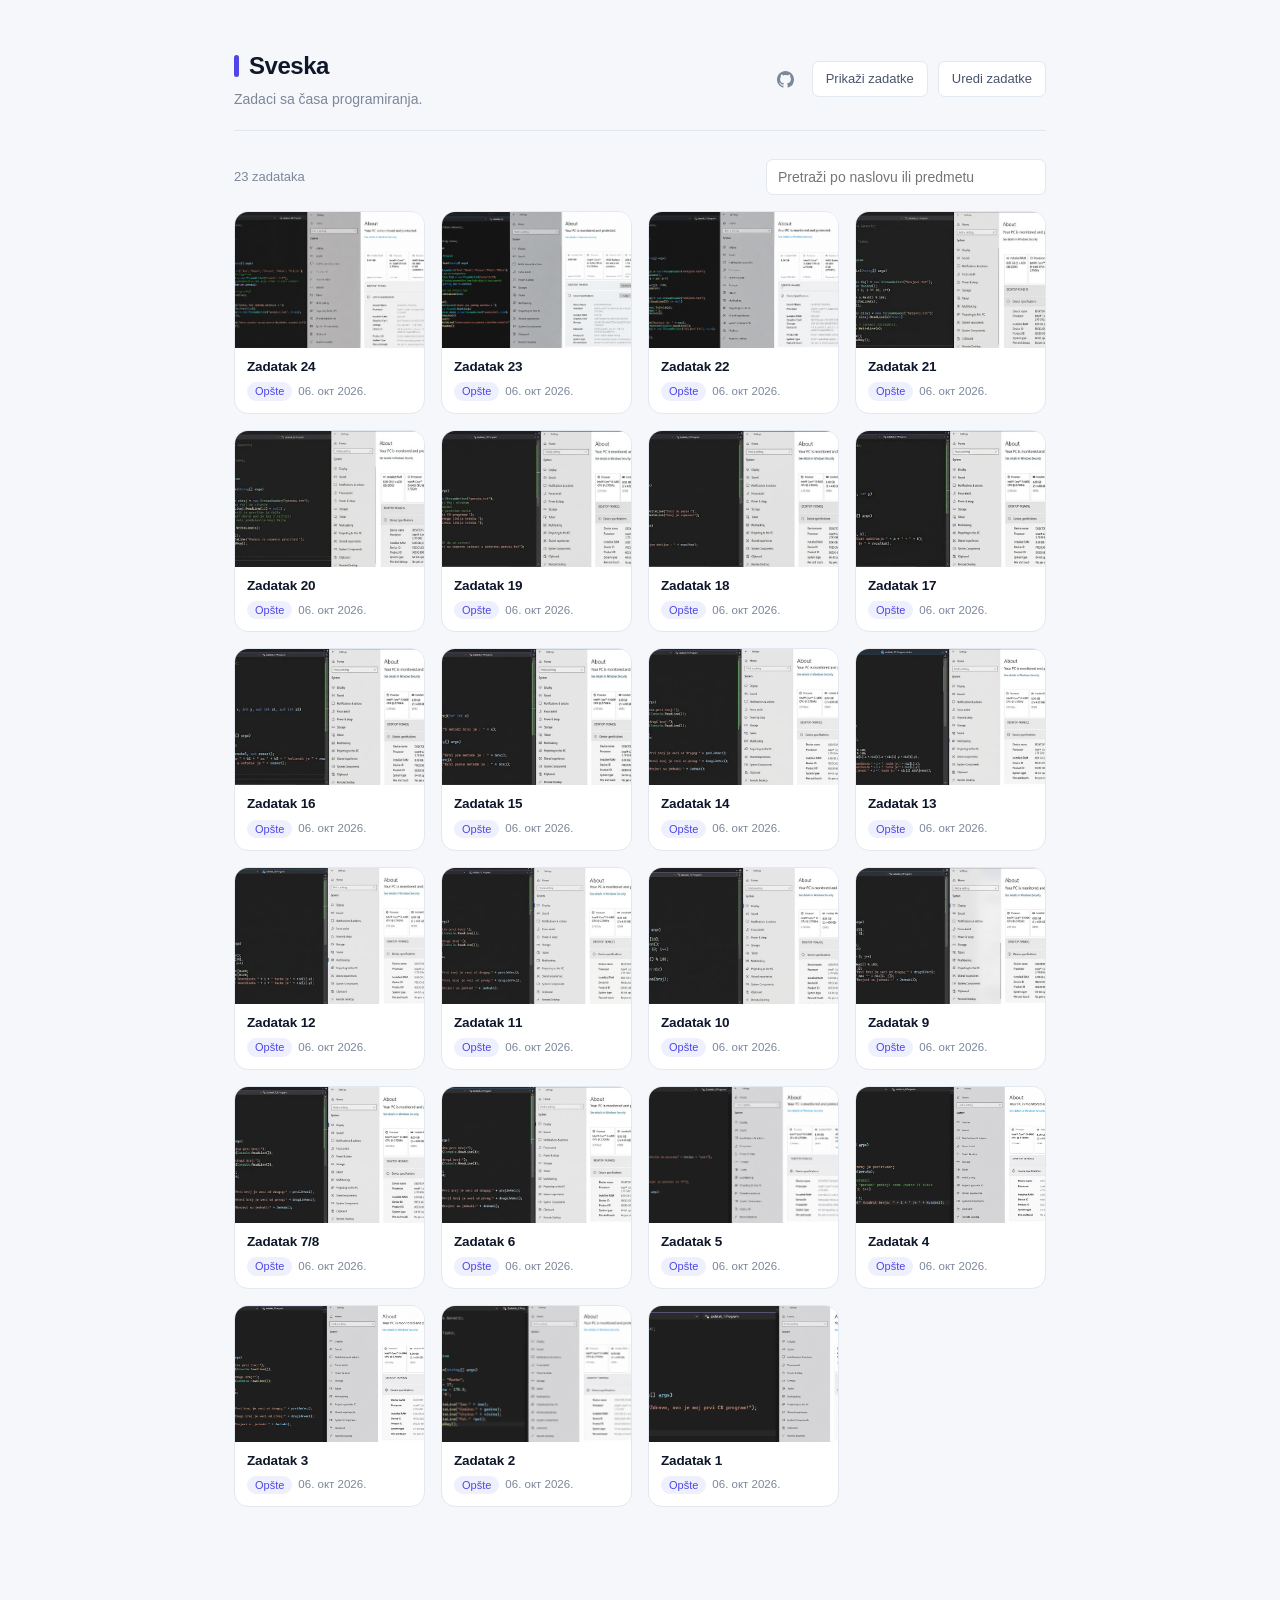
<file: index.html>
<!DOCTYPE html>
<html lang="sr">
<head>
<meta charset="UTF-8">
<meta name="viewport" content="width=device-width, initial-scale=1.0">
<meta name="description" content="Zadaci sa časa programiranja.">
<title>Sveska</title>
<link rel="stylesheet" href="style.css">
</head>
<body>
<div class="wrap">
  <header class="page-head">
    <div>
      <h1>Sveska</h1>
      <p class="sub">Zadaci sa časa programiranja.</p>
    </div>
    <div class="head-actions">
      <a class="navlink" href="zadaci.html">Prikaži zadatke</a>
      <a class="navlink" href="upload.html">Uredi zadatke</a>
    </div>
  </header>

  <div class="toolbar" id="toolbar" hidden>
    <span class="count" id="count"></span>
    <input type="search" class="search" id="search" placeholder="Pretraži po naslovu ili predmetu" aria-label="Pretraži zadatke">
  </div>

  <div id="status" class="empty">Učitavanje.</div>
  <div id="grid" class="grid" hidden></div>
</div>

<div id="modalRoot"></div>

<script src="config.js"></script>
<script src="common.js"></script>
<script>
let allEntries = [];

function cardHtml(e, i) {
  return '<div class="card" tabindex="0" role="button" data-i="' + i + '" aria-label="Otvori zadatak ' + esc(e.title) + '">' +
    '<img src="' + esc(e.imagePath) + '" alt="Zadatak: ' + esc(e.title) + '" loading="lazy">' +
    '<div class="meta">' +
      '<div class="t">' + esc(e.title) + '</div>' +
      '<div class="s"><span class="tag">' + esc(e.subject) + '</span>' + fmtDate(e.createdAt) + '</div>' +
    '</div>' +
  '</div>';
}

function render(entries) {
  const grid = document.getElementById("grid");
  const statusEl = document.getElementById("status");
  const countEl = document.getElementById("count");

  countEl.textContent = entries.length === 1 ? "1 zadatak" : entries.length + " zadataka";

  if (entries.length === 0) {
    grid.hidden = true;
    statusEl.hidden = false;
    statusEl.textContent = allEntries.length === 0
      ? "Nema još nijednog zadatka."
      : "Nijedan zadatak ne odgovara pretrazi.";
    return;
  }

  statusEl.hidden = true;
  grid.hidden = false;
  grid.innerHTML = entries.map(cardHtml).join("");

  grid.querySelectorAll(".card").forEach(function (el) {
    const entry = entries[Number(el.dataset.i)];
    el.addEventListener("click", function () { openModal(entry); });
    el.addEventListener("keydown", function (ev) {
      if (ev.key === "Enter" || ev.key === " ") {
        ev.preventDefault();
        openModal(entry);
      }
    });
  });
}

function applyFilter() {
  const q = document.getElementById("search").value.trim().toLowerCase();
  if (!q) return render(allEntries);
  render(allEntries.filter(function (e) {
    return (e.title || "").toLowerCase().includes(q) ||
           (e.subject || "").toLowerCase().includes(q) ||
           (e.note || "").toLowerCase().includes(q);
  }));
}

let lbState = { scale: 1, x: 0, y: 0, natW: 0, natH: 0, baseW: 0, baseH: 0 };
const MIN_SCALE = 1;
const MAX_SCALE = 8;

function closeModal() {
  document.getElementById("modalRoot").innerHTML = "";
  document.removeEventListener("keydown", onModalKey);
  window.removeEventListener("resize", fitImage);
  document.body.style.overflow = "";
}

function onModalKey(ev) {
  if (ev.key === "Escape") { closeModal(); return; }
  if (ev.key === "+" || ev.key === "=") { ev.preventDefault(); zoomBy(1.3); }
  if (ev.key === "-" || ev.key === "_") { ev.preventDefault(); zoomBy(1 / 1.3); }
  if (ev.key === "0") { ev.preventDefault(); resetZoom(); }
}

function applyTransform() {
  const img = document.getElementById("lbImg");
  if (!img) return;
  img.style.transform = "translate(" + lbState.x + "px, " + lbState.y + "px) scale(" + lbState.scale + ")";
  const out = document.getElementById("lbZoom");
  if (out) out.textContent = Math.round(lbState.scale * 100) + "%";
}

function clampPan() {
  const stage = document.getElementById("lbStage");
  if (!stage) return;
  const sw = stage.clientWidth;
  const sh = stage.clientHeight;
  const w = lbState.baseW * lbState.scale;
  const h = lbState.baseH * lbState.scale;

  if (w <= sw) lbState.x = (sw - w) / 2;
  else lbState.x = Math.min(0, Math.max(sw - w, lbState.x));

  if (h <= sh) lbState.y = (sh - h) / 2;
  else lbState.y = Math.min(0, Math.max(sh - h, lbState.y));
}

function zoomAt(factor, cx, cy) {
  const next = Math.min(MAX_SCALE, Math.max(MIN_SCALE, lbState.scale * factor));
  if (next === lbState.scale) return;
  const ratio = next / lbState.scale;
  lbState.x = cx - (cx - lbState.x) * ratio;
  lbState.y = cy - (cy - lbState.y) * ratio;
  lbState.scale = next;
  clampPan();
  applyTransform();
}

function zoomBy(factor) {
  const stage = document.getElementById("lbStage");
  if (!stage) return;
  zoomAt(factor, stage.clientWidth / 2, stage.clientHeight / 2);
}

function resetZoom() {
  lbState.scale = 1;
  clampPan();
  applyTransform();
}

function fitImage() {
  const stage = document.getElementById("lbStage");
  const img = document.getElementById("lbImg");
  if (!stage || !img) return;
  const sw = stage.clientWidth;
  const sh = stage.clientHeight;
  const ratio = Math.min(sw / lbState.natW, sh / lbState.natH, 1);
  lbState.baseW = lbState.natW * ratio;
  lbState.baseH = lbState.natH * ratio;
  img.style.width = lbState.baseW + "px";
  img.style.height = lbState.baseH + "px";
  img.style.maxWidth = "none";
  img.style.maxHeight = "none";
  resetZoom();
}

function openModal(e) {
  const root = document.getElementById("modalRoot");
  document.body.style.overflow = "hidden";

  root.innerHTML = '<div class="lightbox" id="lb" role="dialog" aria-modal="true" aria-label="' + esc(e.title) + '">' +
    '<div class="lb-bar">' +
      '<div style="min-width:0">' +
        '<div class="lb-title">' + esc(e.title) + '</div>' +
        '<div class="lb-meta"><span class="tag">' + esc(e.subject) + '</span>' + fmtDate(e.createdAt) + '</div>' +
      '</div>' +
      '<div class="lb-tools">' +
        '<button class="lb-btn" id="lbOut" aria-label="Umanji">&minus;</button>' +
        '<span class="lb-zoom" id="lbZoom">100%</span>' +
        '<button class="lb-btn" id="lbIn" aria-label="Uvećaj">+</button>' +
        '<button class="lb-btn" id="lbFit">Uklopi</button>' +
        '<a class="lb-btn" href="' + esc(e.imagePath) + '" target="_blank" rel="noopener">Original</a>' +
        '<button class="lb-btn" id="lbClose" aria-label="Zatvori">&times;</button>' +
      '</div>' +
    '</div>' +
    '<div class="lb-stage" id="lbStage"><img id="lbImg" src="' + esc(e.imagePath) + '" alt="Zadatak: ' + esc(e.title) + '"></div>' +
    (e.note ? '<div class="lb-note">' + esc(e.note) + '</div>' : '') +
    '<div class="lb-hint">Točkić miša ili dupli klik za zumiranje, prevlačenje za pomeranje. Tasteri + i - i 0, Escape zatvara.</div>' +
  '</div>';

  const stage = document.getElementById("lbStage");
  const img = document.getElementById("lbImg");

  function ready() {
    lbState.natW = img.naturalWidth || stage.clientWidth;
    lbState.natH = img.naturalHeight || stage.clientHeight;
    // Wait one frame so the stage has its final height before measuring.
    requestAnimationFrame(fitImage);
  }
  if (img.complete && img.naturalWidth) ready();
  else img.addEventListener("load", ready);

  document.getElementById("lbClose").addEventListener("click", closeModal);
  document.getElementById("lbIn").addEventListener("click", function () { zoomBy(1.35); });
  document.getElementById("lbOut").addEventListener("click", function () { zoomBy(1 / 1.35); });
  document.getElementById("lbFit").addEventListener("click", resetZoom);

  stage.addEventListener("wheel", function (ev) {
    ev.preventDefault();
    const r = stage.getBoundingClientRect();
    zoomAt(ev.deltaY < 0 ? 1.18 : 1 / 1.18, ev.clientX - r.left, ev.clientY - r.top);
  }, { passive: false });

  stage.addEventListener("dblclick", function (ev) {
    if (moved) return;
    const r = stage.getBoundingClientRect();
    if (lbState.scale > 1.05) resetZoom();
    else zoomAt(2.6, ev.clientX - r.left, ev.clientY - r.top);
  });

  let dragging = false;
  let moved = false;
  let startX = 0;
  let startY = 0;
  const pointers = new Map();
  let pinchDist = 0;

  stage.addEventListener("pointerdown", function (ev) {
    pointers.set(ev.pointerId, { x: ev.clientX, y: ev.clientY });
    if (pointers.size === 2) {
      const p = Array.from(pointers.values());
      pinchDist = Math.hypot(p[0].x - p[1].x, p[0].y - p[1].y);
      dragging = false;
      return;
    }
    dragging = true;
    moved = false;
    startX = ev.clientX - lbState.x;
    startY = ev.clientY - lbState.y;
    stage.classList.add("dragging");
    stage.setPointerCapture(ev.pointerId);
  });

  stage.addEventListener("pointermove", function (ev) {
    if (pointers.has(ev.pointerId)) pointers.set(ev.pointerId, { x: ev.clientX, y: ev.clientY });

    if (pointers.size === 2) {
      const p = Array.from(pointers.values());
      const dist = Math.hypot(p[0].x - p[1].x, p[0].y - p[1].y);
      if (pinchDist > 0) {
        const r = stage.getBoundingClientRect();
        zoomAt(dist / pinchDist, (p[0].x + p[1].x) / 2 - r.left, (p[0].y + p[1].y) / 2 - r.top);
      }
      pinchDist = dist;
      return;
    }

    if (!dragging) return;
    moved = true;
    lbState.x = ev.clientX - startX;
    lbState.y = ev.clientY - startY;
    clampPan();
    applyTransform();
  });

  function endPointer(ev) {
    pointers.delete(ev.pointerId);
    if (pointers.size < 2) pinchDist = 0;
    if (pointers.size === 0) {
      dragging = false;
      stage.classList.remove("dragging");
    }
  }
  stage.addEventListener("pointerup", endPointer);
  stage.addEventListener("pointercancel", endPointer);

  window.addEventListener("resize", fitImage);
  document.getElementById("lbClose").focus();
  document.addEventListener("keydown", onModalKey);
}

async function load() {
  const statusEl = document.getElementById("status");
  try {
    allEntries = await loadEntries();

    document.getElementById("toolbar").hidden = allEntries.length === 0;
    document.getElementById("search").addEventListener("input", applyFilter);
    render(allEntries);
  } catch (err) {
    statusEl.hidden = false;
    statusEl.textContent = "Ne mogu da učitam svesku. Osveži stranicu za koji trenutak.";
  }
}

mountGithubLink();
load();
</script>
</body>
</html>
</file>
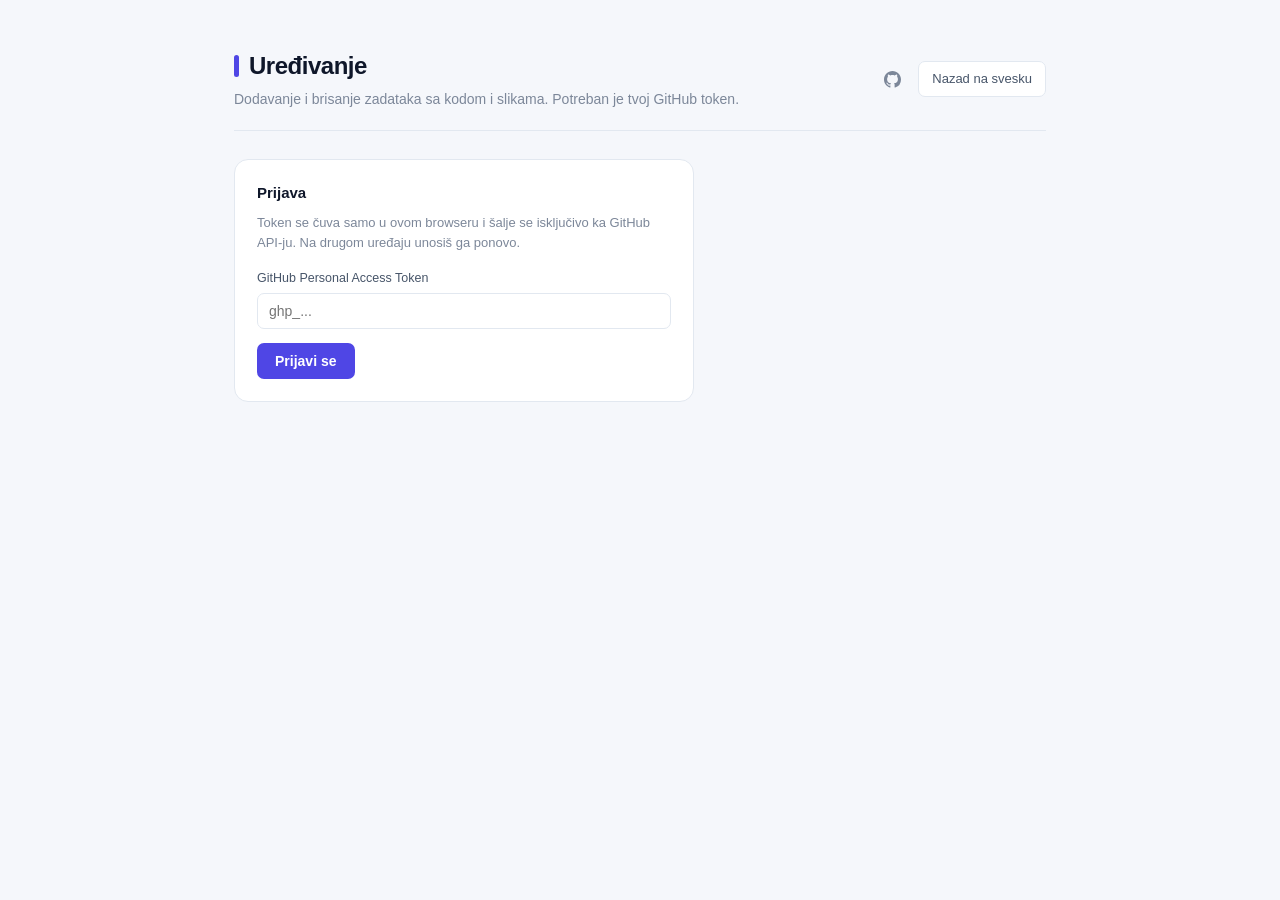
<file: upload.html>
<!DOCTYPE html>
<html lang="sr">
<head>
<meta charset="UTF-8">
<meta name="viewport" content="width=device-width, initial-scale=1.0">
<title>Sveska: uređivanje</title>
<link rel="stylesheet" href="style.css">
</head>
<body>
<div class="wrap">
  <header class="page-head">
    <div>
      <h1>Uređivanje</h1>
      <p class="sub">Dodavanje i brisanje zadataka sa kodom i slikama. Potreban je tvoj GitHub token.</p>
    </div>
    <div class="head-actions">
      <a class="navlink" href="index.html">Nazad na svesku</a>
    </div>
  </header>

  <form class="gate" id="gateForm">
    <h2>Prijava</h2>
    <p>Token se čuva samo u ovom browseru i šalje se isključivo ka GitHub API-ju. Na drugom uređaju unosiš ga ponovo.</p>
    <div class="field">
      <label class="lbl" for="tokenInput">GitHub Personal Access Token</label>
      <input type="password" id="tokenInput" autocomplete="off" placeholder="ghp_...">
    </div>
    <div id="gateErr" class="err" hidden></div>
    <button type="submit" class="primary" id="saveTokenBtn">Prijavi se</button>
  </form>

  <div id="app" hidden>
    <form class="panel" id="codeForm">
      <h2>Novi zadatak sa kodom</h2>

      <div class="field">
        <label class="lbl" for="kodNaslov">Naslov</label>
        <input type="text" id="kodNaslov" placeholder="Opciono, inače ime foldera">
      </div>

      <div class="field">
        <label class="lbl" for="kodNapomena">Napomena</label>
        <textarea id="kodNapomena" placeholder="Opciono: tekst zadatka."></textarea>
      </div>

      <div class="field">
        <span class="lbl">Kod</span>
        <div class="dropzone">
          <label class="file-label" for="codeDirInput">Izaberi folder</label>
          <input type="file" id="codeDirInput" webkitdirectory multiple hidden>
          <label class="file-label" for="codeFileInput">Izaberi fajlove</label>
          <input type="file" id="codeFileInput" multiple hidden>
          <span class="dz-hint" id="codeHint"></span>
        </div>
        <ul class="picked-files" id="codePicked" hidden></ul>
      </div>

      <div id="codeErr" class="err" hidden></div>

      <div class="actions">
        <button type="submit" class="primary" id="codeSubmitBtn">Sačuvaj kod</button>
        <span id="codeStatusMsg" class="hint"></span>
      </div>
    </form>

    <div class="toolbar">
      <span class="count" id="codeCount"></span>
    </div>
    <div id="codeListStatus" class="empty">Učitavanje.</div>
    <div id="codeList" class="code-admin-list" hidden></div>

    <hr class="section-sep">

    <form class="panel" id="entryForm">
      <h2>Novi zadatak sa slikom</h2>

      <div class="field field-row">
        <div>
          <label class="lbl" for="naslov">Naslov</label>
          <input type="text" id="naslov" placeholder="npr. Zadatak 3, nizovi">
        </div>
        <div>
          <label class="lbl" for="predmet">Predmet</label>
          <input type="text" id="predmet" placeholder="npr. C, Python">
        </div>
      </div>

      <div class="field">
        <label class="lbl" for="napomena">Napomena</label>
        <textarea id="napomena" placeholder="Opciono: rešenje, zamke, šta ponoviti."></textarea>
      </div>

      <div class="field">
        <span class="lbl">Slika zadatka</span>
        <div class="dropzone">
          <label class="file-label" for="fileInput">Izaberi sliku</label>
          <input type="file" id="fileInput" accept="image/*" hidden>
          <span class="dz-hint" id="dzHint">Slika se automatski smanjuje pre slanja.</span>
          <div id="previewWrap"></div>
        </div>
      </div>

      <div id="formErr" class="err" hidden></div>

      <div class="actions">
        <button type="submit" class="primary" id="submitBtn">Sačuvaj zadatak</button>
        <span id="statusMsg" class="hint"></span>
      </div>
    </form>

    <div class="toolbar">
      <span class="count" id="count"></span>
      <button class="ghost" id="refreshBtn" type="button">Osveži listu</button>
    </div>

    <div id="listStatus" class="empty">Učitavanje.</div>
    <div id="grid" class="grid" hidden></div>

    <div style="margin-top:28px">
      <button class="ghost" id="logoutBtn" type="button">Odjavi se sa ovog uređaja</button>
    </div>
  </div>
</div>

<script src="config.js"></script>
<script src="common.js"></script>
<script>
const TOKEN_KEY = "sveska_gh_token";
const ENTRIES_PATH = "entries.json";
const CODE_PATH = "kod.json";
const MAX_RETRIES = 4;

let token = localStorage.getItem(TOKEN_KEY) || "";
let imgDataUrl = null;

function ghHeaders() {
  return {
    Authorization: "Bearer " + token,
    Accept: "application/vnd.github+json",
    "X-GitHub-Api-Version": "2022-11-28"
  };
}

// Encodes in chunks: one fromCharCode.apply call over a large file would
// exceed the engine's argument limit and throw.
function utf8ToB64(str) {
  const bytes = new TextEncoder().encode(str);
  let bin = "";
  for (let i = 0; i < bytes.length; i += 0x8000) {
    bin += String.fromCharCode.apply(null, bytes.subarray(i, i + 0x8000));
  }
  return btoa(bin);
}

function b64ToUtf8(b64) {
  const bin = atob(b64.replace(/\s/g, ""));
  const bytes = new Uint8Array(bin.length);
  for (let i = 0; i < bin.length; i++) bytes[i] = bin.charCodeAt(i);
  return new TextDecoder().decode(bytes);
}

function ghError(status, bodyText) {
  if (status === 401) return "Token nije prihvaćen. Verovatno je istekao ili obrisan.";
  if (status === 403) return "GitHub je odbio zahtev. Token nema dozvolu za pisanje, ili si dostigao limit broja zahteva.";
  if (status === 404) return "Repozitorijum nije pronađen. Proveri da li je token vezan za repo '" + SITE.repo + "'.";
  if (status === 409 || status === 422) return "Fajl je u međuvremenu promenjen. Pokušaj ponovo.";
  return "GitHub greška " + status + ". " + (bodyText || "").slice(0, 160);
}

async function gh(path, options) {
  const res = await fetch(path, Object.assign({ headers: ghHeaders(), cache: "no-store" }, options || {}));
  return res;
}

async function verifyToken() {
  const res = await gh(SITE.apiBase);
  if (!res.ok) {
    const err = new Error(ghError(res.status, ""));
    err.status = res.status;
    throw err;
  }
  return true;
}

// Reads a JSON index file (entries.json or kod.json) together with its sha,
// from the branch head or from a given commit.
async function getJsonFile(path, ref) {
  const res = await gh(SITE.apiBase + "/contents/" + path + "?ref=" + (ref || SITE.branch) + "&t=" + Date.now());
  if (res.status === 404) return { entries: [], sha: null };
  if (!res.ok) {
    const err = new Error(ghError(res.status, await res.text()));
    err.status = res.status;
    throw err;
  }
  const data = await res.json();
  let entries = [];
  try {
    entries = JSON.parse(b64ToUtf8(data.content) || "[]");
  } catch (e) {
    throw new Error(path + " nije ispravan JSON. Popravi ga ručno na GitHub-u.");
  }
  if (!Array.isArray(entries)) throw new Error(path + " mora biti niz.");
  return { entries: entries, sha: data.sha };
}

async function putFile(path, contentB64, message, sha) {
  const body = { message: message, content: contentB64, branch: SITE.branch };
  if (sha) body.sha = sha;
  const res = await gh(SITE.apiBase + "/contents/" + path, {
    method: "PUT",
    headers: Object.assign(ghHeaders(), { "Content-Type": "application/json" }),
    body: JSON.stringify(body)
  });
  if (!res.ok) {
    const text = await res.text();
    const err = new Error(ghError(res.status, text));
    err.status = res.status;
    throw err;
  }
  return res.json();
}

async function deleteFile(path, sha, message) {
  const res = await gh(SITE.apiBase + "/contents/" + path, {
    method: "DELETE",
    headers: Object.assign(ghHeaders(), { "Content-Type": "application/json" }),
    body: JSON.stringify({ message: message, sha: sha, branch: SITE.branch })
  });
  if (!res.ok) {
    const err = new Error(ghError(res.status, await res.text()));
    err.status = res.status;
    throw err;
  }
}

async function deleteRepoFile(path, message) {
  const res = await gh(SITE.apiBase + "/contents/" + path + "?ref=" + SITE.branch + "&t=" + Date.now());
  if (!res.ok) return false;
  const data = await res.json();
  await deleteFile(path, data.sha, message);
  return true;
}

// Reads a JSON index file, applies mutate(entries) -> newEntries, writes it back.
// Retries with a fresh sha when GitHub reports a write conflict (409 or 422),
// because another write landed between our read and our write.
async function updateJsonFile(path, mutate, message) {
  let lastErr;
  for (let attempt = 0; attempt < MAX_RETRIES; attempt++) {
    const current = await getJsonFile(path);
    const newEntries = mutate(current.entries.slice());
    const content = utf8ToB64(JSON.stringify(newEntries, null, 2));
    try {
      await putFile(path, content, message, current.sha);
      return newEntries;
    } catch (err) {
      lastErr = err;
      if (err.status === 409 || err.status === 422) {
        await new Promise(function (r) { setTimeout(r, 250 * (attempt + 1)); });
        continue;
      }
      throw err;
    }
  }
  throw lastErr;
}

async function ghJson(url, method, body) {
  const res = await gh(url, method ? {
    method: method,
    headers: Object.assign(ghHeaders(), { "Content-Type": "application/json" }),
    body: JSON.stringify(body)
  } : undefined);
  if (!res.ok) {
    const err = new Error(ghError(res.status, await res.text()));
    err.status = res.status;
    throw err;
  }
  return res.json();
}

// Writes every change of a code task in one commit through the Git Data API,
// so a multi-file task is saved or removed as a whole. The contents API needs
// one commit per file and leaves half a task behind when a later call fails.
// build(entries) gets the kod.json entries at the current head and returns
// { entries, files: [{ path, content }] }; content null deletes the file.
async function commitCodeChanges(build, message) {
  let lastErr;
  for (let attempt = 0; attempt < MAX_RETRIES; attempt++) {
    const ref = await ghJson(SITE.apiBase + "/git/ref/heads/" + SITE.branch);
    const headSha = ref.object.sha;
    const head = await ghJson(SITE.apiBase + "/git/commits/" + headSha);
    const current = await getJsonFile(CODE_PATH, headSha);
    const change = build(current.entries.slice());

    const tree = change.files.map(function (f) {
      return f.content === null
        ? { path: f.path, mode: "100644", type: "blob", sha: null }
        : { path: f.path, mode: "100644", type: "blob", content: f.content };
    });
    tree.push({ path: CODE_PATH, mode: "100644", type: "blob", content: JSON.stringify(change.entries, null, 2) });

    const newTree = await ghJson(SITE.apiBase + "/git/trees", "POST", { base_tree: head.tree.sha, tree: tree });
    const commit = await ghJson(SITE.apiBase + "/git/commits", "POST", {
      message: message, tree: newTree.sha, parents: [headSha]
    });
    try {
      // Not forced: if another commit landed since we read the head, GitHub
      // rejects this as a non-fast-forward and we rebuild on the new head.
      await ghJson(SITE.apiBase + "/git/refs/heads/" + SITE.branch, "PATCH", { sha: commit.sha });
      return change.entries;
    } catch (err) {
      lastErr = err;
      if (err.status === 409 || err.status === 422) {
        await new Promise(function (r) { setTimeout(r, 250 * (attempt + 1)); });
        continue;
      }
      throw err;
    }
  }
  throw lastErr;
}

// What gets uploaded from a picked folder: source files only. Build output, IDE
// settings and project files (.sln, .csproj) are not code the student wrote.
const SKIP_DIRS = ["bin", "obj", "Debug", "Release", "x64", "packages", "Properties",
  ".vs", ".vscode", ".idea", ".git", "node_modules", "__pycache__", "venv", ".venv"];
const CODE_EXTS = ["cs", "vb", "fs", "c", "h", "cpp", "hpp", "cc", "java", "kt", "py",
  "js", "ts", "jsx", "tsx", "html", "css", "sql", "php", "go", "rs", "rb", "swift", "sh", "ps1"];
const MAX_CODE_FILES = 30;
const MAX_CODE_BYTES = 500 * 1024;
const CODE_HINT = "Ceo folder projekta: sajt sam uzima samo fajlove sa kodom (.cs, .py, .cpp...).";

// { title, files: [{ name, text }] } for the picked folder or files, or null.
let codePick = null;

function isCodeFile(relPath) {
  const parts = relPath.split("/");
  const ext = (parts[parts.length - 1].split(".").pop() || "").toLowerCase();
  return CODE_EXTS.includes(ext) &&
    !parts.slice(0, -1).some(function (dir) { return SKIP_DIRS.includes(dir); });
}

// A Visual Studio project sits one or two folders deep
// (zadatak1/zadatak1/Program.cs). Dropping the folders every file shares keeps
// the names short: Program.cs, Models/Student.cs.
function stripCommonDirs(paths) {
  const split = paths.map(function (p) { return p.split("/"); });
  let n = 0;
  while (split.every(function (s) { return s.length - 1 > n && s[n] === split[0][n]; })) n++;
  return split.map(function (s) { return s.slice(n).join("/"); });
}

// Entry point first (Program.cs, main.py...), then alphabetical, so the first
// tab on zadaci.html is the file a reader expects to start from.
function byEntryPoint(a, b) {
  const main = /^(program|main|index|app)\.[a-z]+$/i;
  const am = main.test(a.name.split("/").pop());
  const bm = main.test(b.name.split("/").pop());
  if (am !== bm) return am ? -1 : 1;
  return a.name.localeCompare(b.name);
}

async function readCodePick(fileList) {
  const all = Array.from(fileList);
  const picked = all.filter(function (f) { return isCodeFile(f.webkitRelativePath || f.name); });
  if (picked.length === 0) throw new Error("U izboru nema fajlova sa kodom (.cs, .py, .cpp...).");
  if (picked.length > MAX_CODE_FILES) throw new Error("Previše fajlova sa kodom (" + picked.length + "), najviše " + MAX_CODE_FILES + ".");

  const total = picked.reduce(function (sum, f) { return sum + f.size; }, 0);
  if (total > MAX_CODE_BYTES) throw new Error("Kod je veći od 500 KB ukupno.");

  const names = stripCommonDirs(picked.map(function (f) { return f.webkitRelativePath || f.name; }));
  const files = await Promise.all(picked.map(async function (f, i) {
    const text = await f.text();
    if (text.includes("\u0000")) throw new Error(f.name + " nije tekstualni fajl.");
    return { name: names[i], text: text };
  }));

  const root = (picked[0].webkitRelativePath || "").split("/")[0];
  return {
    title: root || (files.length === 1 ? files[0].name : ""),
    files: files.sort(byEntryPoint),
    skipped: all.length - picked.length
  };
}

// Keeps the extension (zadaci.html picks the language from it) and drops
// characters that are awkward in a URL path, segment by segment.
function safePath(name) {
  return name.split("/").map(function (seg) {
    const clean = seg.normalize("NFD").replace(/[̀-ͯ]/g, "")
      .replace(/[^A-Za-z0-9._-]+/g, "-").replace(/^[-.]+/, "");
    return clean || "fajl";
  }).join("/");
}

function showCodePick() {
  const list = document.getElementById("codePicked");
  const hint = document.getElementById("codeHint");
  if (!codePick) {
    list.hidden = true;
    list.innerHTML = "";
    hint.textContent = CODE_HINT;
    return;
  }
  hint.textContent = plural(codePick.files.length, "fajl", "fajla", "fajlova") + " sa kodom" +
    (codePick.skipped ? ", preskočeno ostalih: " + codePick.skipped + " (bin, obj, .sln, .csproj...)." : ".");
  list.innerHTML = codePick.files.map(function (f) {
    return "<li>" + esc(f.name) + "</li>";
  }).join("");
  list.hidden = false;
}

function resetCodeForm() {
  codePick = null;
  document.getElementById("kodNaslov").value = "";
  document.getElementById("kodNapomena").value = "";
  document.getElementById("codeFileInput").value = "";
  document.getElementById("codeDirInput").value = "";
  showCodePick();
}

async function refreshCodeList() {
  const listStatus = document.getElementById("codeListStatus");
  const list = document.getElementById("codeList");

  listStatus.hidden = false;
  listStatus.textContent = "Učitavanje.";
  list.hidden = true;

  try {
    const result = await getJsonFile(CODE_PATH);
    const entries = result.entries
      .filter(function (e) { return e && e.id && codeFiles(e).length > 0; })
      .sort(function (a, b) { return (b.createdAt || 0) - (a.createdAt || 0); });

    document.getElementById("codeCount").textContent = "Kod: " + entries.length;

    if (entries.length === 0) {
      listStatus.textContent = "Nema još nijednog zadatka sa kodom.";
      return;
    }

    listStatus.hidden = true;
    list.hidden = false;
    list.innerHTML = entries.map(function (e) {
      const files = codeFiles(e);
      return '<div class="code-row">' +
        '<div class="code-row-main">' +
          '<div class="t">' + esc(e.title) + '</div>' +
          '<div class="s"><span class="tag">' +
            esc(files.length === 1 ? files[0].name : plural(files.length, "fajl", "fajla", "fajlova")) +
          '</span>' + fmtDate(e.createdAt) + '</div>' +
        '</div>' +
        '<button class="ghost danger" type="button" data-id="' + esc(e.id) + '" data-title="' + esc(e.title) + '">Obriši</button>' +
      '</div>';
    }).join("");

    list.querySelectorAll("button[data-id]").forEach(function (btn) {
      btn.addEventListener("click", function () {
        if (!confirm('Obrisati zadatak "' + btn.dataset.title + '"?')) return;
        removeCodeEntry(btn.dataset.id, btn, btn.dataset.title);
      });
    });
  } catch (err) {
    listStatus.hidden = false;
    listStatus.textContent = "Ne mogu da učitam listu. " + err.message;
  }
}

async function removeCodeEntry(id, btn, title) {
  btn.disabled = true;
  btn.textContent = "Brisanje";
  try {
    await commitCodeChanges(function (entries) {
      const target = entries.find(function (e) { return e.id === id; });
      return {
        entries: entries.filter(function (e) { return e.id !== id; }),
        files: target ? codeFiles(target).map(function (f) { return { path: f.path, content: null }; }) : []
      };
    }, "Ukloni zadatak sa kodom: " + title);
    await refreshCodeList();
  } catch (err) {
    alert("Brisanje nije uspelo. " + err.message);
    btn.disabled = false;
    btn.textContent = "Obriši";
  }
}

function compressImage(file, maxDim, quality) {
  maxDim = maxDim || 1400;
  quality = quality || 0.75;
  return new Promise(function (resolve, reject) {
    if (!file.type.startsWith("image/")) {
      reject(new Error("Izabrani fajl nije slika."));
      return;
    }
    const reader = new FileReader();
    reader.onerror = function () { reject(new Error("Ne mogu da pročitam fajl.")); };
    reader.onload = function (e) {
      const img = new Image();
      img.onerror = function () { reject(new Error("Slika je oštećena ili u nepodržanom formatu.")); };
      img.onload = function () {
        let w = img.naturalWidth;
        let h = img.naturalHeight;
        if (!w || !h) { reject(new Error("Slika nema validne dimenzije.")); return; }
        if (w > maxDim || h > maxDim) {
          const scale = maxDim / Math.max(w, h);
          w = Math.round(w * scale);
          h = Math.round(h * scale);
        }
        const canvas = document.createElement("canvas");
        canvas.width = w;
        canvas.height = h;
        const ctx = canvas.getContext("2d");
        ctx.fillStyle = "#ffffff";
        ctx.fillRect(0, 0, w, h);
        ctx.drawImage(img, 0, 0, w, h);
        resolve(canvas.toDataURL("image/jpeg", quality));
      };
      img.src = e.target.result;
    };
    reader.readAsDataURL(file);
  });
}

function showErr(elId, msg) {
  const el = document.getElementById(elId);
  el.textContent = msg || "";
  el.hidden = !msg;
}

function setBusy(busy, label) {
  const btn = document.getElementById("submitBtn");
  btn.disabled = busy;
  btn.innerHTML = busy ? '<span class="spinner"></span>' + (label || "Snimanje") : "Sačuvaj zadatak";
}

async function refreshList() {
  const listStatus = document.getElementById("listStatus");
  const grid = document.getElementById("grid");
  const countEl = document.getElementById("count");

  listStatus.hidden = false;
  listStatus.textContent = "Učitavanje.";
  grid.hidden = true;

  try {
    const result = await getJsonFile(ENTRIES_PATH);
    const entries = result.entries
      .filter(function (e) { return e && e.id && e.title; })
      .sort(function (a, b) { return (b.createdAt || 0) - (a.createdAt || 0); });

    countEl.textContent = entries.length === 1 ? "1 zadatak" : entries.length + " zadataka";

    if (entries.length === 0) {
      listStatus.textContent = "Nema još nijednog zadatka.";
      return;
    }

    listStatus.hidden = true;
    grid.hidden = false;
    grid.innerHTML = entries.map(function (e) {
      return '<div class="card">' +
        '<img src="' + esc(e.imagePath) + '" alt="Zadatak: ' + esc(e.title) + '" loading="lazy">' +
        '<button class="del-btn" type="button" data-id="' + esc(e.id) + '" data-title="' + esc(e.title) + '">Obriši</button>' +
        '<div class="meta">' +
          '<div class="t">' + esc(e.title) + '</div>' +
          '<div class="s"><span class="tag">' + esc(e.subject || "Opšte") + '</span>' + fmtDate(e.createdAt) + '</div>' +
        '</div>' +
      '</div>';
    }).join("");

    grid.querySelectorAll(".del-btn").forEach(function (btn) {
      btn.addEventListener("click", function (ev) {
        ev.stopPropagation();
        if (!confirm('Obrisati zadatak "' + btn.dataset.title + '"?')) return;
        removeEntry(ENTRIES_PATH, btn.dataset.id, btn, btn.dataset.title, refreshList);
      });
    });
  } catch (err) {
    listStatus.hidden = false;
    listStatus.textContent = "Ne mogu da učitam listu. " + err.message;
  }
}

// Removes an entry from an index file, then the image it points to.
async function removeEntry(indexPath, id, btn, title, refresh) {
  if (btn) { btn.disabled = true; btn.textContent = "Brisanje"; }
  try {
    let target = null;
    await updateJsonFile(indexPath, function (entries) {
      target = entries.find(function (e) { return e.id === id; }) || null;
      return entries.filter(function (e) { return e.id !== id; });
    }, "Ukloni zadatak: " + (title || id));

    if (target && target.imagePath) {
      try {
        await deleteRepoFile(target.imagePath, "Ukloni sliku: " + target.title);
      } catch (e) {
        // Entry is already gone from the list, so a leftover image file is
        // harmless. Not worth failing the delete over.
      }
    }
    await refresh();
  } catch (err) {
    alert("Brisanje nije uspelo. " + err.message);
    if (btn) { btn.disabled = false; btn.textContent = "Obriši"; }
  }
}

document.getElementById("fileInput").addEventListener("change", async function (e) {
  const file = e.target.files[0];
  if (!file) return;
  showErr("formErr", "");
  const hint = document.getElementById("dzHint");
  hint.textContent = "Obrada slike.";
  try {
    imgDataUrl = await compressImage(file);
    const kb = Math.round((imgDataUrl.length * 0.75) / 1024);
    hint.textContent = "Spremno, oko " + kb + " KB.";
    const wrap = document.getElementById("previewWrap");
    wrap.innerHTML = '<div class="preview-thumb"><img src="' + imgDataUrl + '" alt="Pregled"><button type="button" id="clearImgBtn" aria-label="Ukloni sliku">&times;</button></div>';
    document.getElementById("clearImgBtn").addEventListener("click", function () {
      imgDataUrl = null;
      wrap.innerHTML = "";
      document.getElementById("fileInput").value = "";
      hint.textContent = "Slika se automatski smanjuje pre slanja.";
    });
  } catch (err) {
    imgDataUrl = null;
    hint.textContent = "Slika se automatski smanjuje pre slanja.";
    showErr("formErr", err.message);
  }
});

document.getElementById("entryForm").addEventListener("submit", async function (e) {
  e.preventDefault();
  showErr("formErr", "");

  const naslov = document.getElementById("naslov").value.trim();
  const predmet = document.getElementById("predmet").value.trim() || "Opšte";
  const napomena = document.getElementById("napomena").value.trim();
  const statusMsg = document.getElementById("statusMsg");

  if (!naslov) {
    showErr("formErr", "Unesi naslov zadatka.");
    document.getElementById("naslov").focus();
    return;
  }
  if (!imgDataUrl) {
    showErr("formErr", "Dodaj sliku zadatka.");
    return;
  }

  setBusy(true, "Slanje slike");
  statusMsg.textContent = "";

  const id = String(Date.now()) + "-" + Math.random().toString(36).slice(2, 8);
  const imagePath = "images/" + id + ".jpg";
  let imageUploaded = false;

  try {
    await putFile(imagePath, imgDataUrl.split(",")[1], "Dodaj sliku: " + naslov);
    imageUploaded = true;

    setBusy(true, "Upisivanje");
    await updateJsonFile(ENTRIES_PATH, function (entries) {
      entries.push({
        id: id,
        title: naslov,
        subject: predmet,
        note: napomena,
        imagePath: imagePath,
        createdAt: Date.now()
      });
      return entries;
    }, "Dodaj zadatak: " + naslov);

    document.getElementById("naslov").value = "";
    document.getElementById("predmet").value = "";
    document.getElementById("napomena").value = "";
    document.getElementById("previewWrap").innerHTML = "";
    document.getElementById("fileInput").value = "";
    document.getElementById("dzHint").textContent = "Slika se automatski smanjuje pre slanja.";
    imgDataUrl = null;

    statusMsg.innerHTML = '<span class="ok-msg">Sačuvano.</span>';
    setTimeout(function () { statusMsg.textContent = ""; }, 4000);
    await refreshList();
  } catch (err) {
    // If the image landed but the index write failed, remove the image so it
    // does not sit in the repo unreferenced by any entry.
    if (imageUploaded) {
      try {
        await deleteRepoFile(imagePath, "Poništi nedovršeni upload: " + naslov);
      } catch (e) {}
    }
    showErr("formErr", "Snimanje nije uspelo. " + err.message);
  } finally {
    setBusy(false);
  }
});

async function onCodePicked(e) {
  showErr("codeErr", "");
  codePick = null;
  try {
    if (e.target.files.length) codePick = await readCodePick(e.target.files);
  } catch (err) {
    showErr("codeErr", err.message);
  }
  e.target.value = "";
  showCodePick();
}

document.getElementById("codeDirInput").addEventListener("change", onCodePicked);
document.getElementById("codeFileInput").addEventListener("change", onCodePicked);

document.getElementById("codeForm").addEventListener("submit", async function (e) {
  e.preventDefault();
  showErr("codeErr", "");

  if (!codePick) {
    showErr("codeErr", "Izaberi folder ili fajlove sa kodom.");
    return;
  }

  const btn = document.getElementById("codeSubmitBtn");
  const statusMsg = document.getElementById("codeStatusMsg");
  const pick = codePick;
  const title = document.getElementById("kodNaslov").value.trim() || pick.title || "Zadatak";
  const note = document.getElementById("kodNapomena").value.trim();
  const id = String(Date.now()) + "-" + Math.random().toString(36).slice(2, 8);
  const files = pick.files.map(function (f) {
    return { name: f.name, path: "kod/" + id + "/" + safePath(f.name), text: f.text };
  });

  btn.disabled = true;
  btn.innerHTML = '<span class="spinner"></span>Slanje';
  statusMsg.textContent = "";

  try {
    await commitCodeChanges(function (entries) {
      entries.push({
        id: id,
        title: title,
        note: note,
        files: files.map(function (f) { return { name: f.name, path: f.path }; }),
        createdAt: Date.now()
      });
      return {
        entries: entries,
        files: files.map(function (f) { return { path: f.path, content: f.text }; })
      };
    }, "Dodaj zadatak sa kodom: " + title);

    resetCodeForm();
    statusMsg.innerHTML = '<span class="ok-msg">Sačuvano.</span>';
    setTimeout(function () { statusMsg.textContent = ""; }, 4000);
    await refreshCodeList();
  } catch (err) {
    showErr("codeErr", "Snimanje nije uspelo. " + err.message);
  } finally {
    btn.disabled = false;
    btn.textContent = "Sačuvaj kod";
  }
});

document.getElementById("gateForm").addEventListener("submit", async function (e) {
  e.preventDefault();
  const val = document.getElementById("tokenInput").value.trim();
  const btn = document.getElementById("saveTokenBtn");
  showErr("gateErr", "");

  if (!val) {
    showErr("gateErr", "Unesi token.");
    return;
  }

  btn.disabled = true;
  btn.textContent = "Provera";
  const previous = token;
  token = val;

  try {
    await verifyToken();
    localStorage.setItem(TOKEN_KEY, token);
    document.getElementById("tokenInput").value = "";
    enterApp();
  } catch (err) {
    token = previous;
    showErr("gateErr", err.message);
  } finally {
    btn.disabled = false;
    btn.textContent = "Prijavi se";
  }
});

document.getElementById("refreshBtn").addEventListener("click", refreshList);

document.getElementById("logoutBtn").addEventListener("click", function () {
  if (!confirm("Ukloniti token sa ovog uređaja?")) return;
  localStorage.removeItem(TOKEN_KEY);
  location.reload();
});

function enterApp() {
  document.getElementById("gateForm").hidden = true;
  document.getElementById("app").hidden = false;
  refreshCodeList();
  refreshList();
}

mountGithubLink();
showCodePick();

(async function init() {
  if (!token) return;
  try {
    await verifyToken();
    enterApp();
  } catch (err) {
    localStorage.removeItem(TOKEN_KEY);
    token = "";
    showErr("gateErr", "Prethodni token više ne važi. Unesi novi.");
  }
})();
</script>
</body>
</html>
</file>
<file: style.css>
:root {
  --paper: #f5f7fb;
  --card: #ffffff;
  --ink: #0f172a;
  --ink-soft: #475569;
  --muted: #7c8799;
  --line: #e2e8f0;
  --line-soft: #eef2f7;
  --line-hover: #c7d2e0;
  --accent: #4f46e5;
  --accent-soft: #eef0fe;
  --danger: #b3261e;
  --ok: #2d6a4f;
  --shadow: 0 1px 2px rgba(15, 23, 42, 0.04), 0 6px 16px rgba(15, 23, 42, 0.07);
}

* { box-sizing: border-box; }

html { -webkit-text-size-adjust: 100%; }

body {
  margin: 0;
  background: var(--paper);
  color: var(--ink);
  font-family: ui-sans-serif, -apple-system, BlinkMacSystemFont, "Segoe UI", Roboto, sans-serif;
  line-height: 1.5;
}

.wrap {
  max-width: 860px;
  margin: 0 auto;
  padding: 48px 24px 96px;
}

.page-head {
  display: flex;
  align-items: center;
  justify-content: space-between;
  gap: 16px;
  padding-bottom: 20px;
  border-bottom: 1px solid var(--line);
  margin-bottom: 28px;
  flex-wrap: wrap;
}

.page-head > div:first-child { min-width: 0; }

h1 {
  font-size: 24px;
  font-weight: 700;
  letter-spacing: -0.02em;
  margin: 0;
  display: flex;
  align-items: center;
  gap: 10px;
}
h1::before {
  content: "";
  width: 5px;
  height: 22px;
  border-radius: 3px;
  background: var(--accent);
  flex-shrink: 0;
}

.sub {
  color: var(--muted);
  font-size: 14px;
  margin: 5px 0 0;
}

.navlink {
  display: inline-flex;
  align-items: center;
  gap: 6px;
  color: var(--ink-soft);
  font-size: 13px;
  font-weight: 500;
  text-decoration: none;
  border: 1px solid var(--line);
  background: var(--card);
  border-radius: 7px;
  padding: 7px 13px;
  white-space: nowrap;
  transition: border-color 0.15s, color 0.15s;
}
.navlink:hover { border-color: var(--accent); color: var(--accent); }

.toolbar {
  display: flex;
  align-items: center;
  justify-content: space-between;
  gap: 12px;
  margin-bottom: 16px;
  flex-wrap: wrap;
}

.count { font-size: 13px; color: var(--muted); }

.search { flex: 1; min-width: 180px; max-width: 280px; }

.grid {
  display: grid;
  grid-template-columns: repeat(auto-fill, minmax(170px, 1fr));
  grid-auto-rows: 1fr;
  gap: 16px;
  align-items: stretch;
}

.card {
  background: var(--card);
  border: 1px solid var(--line);
  border-radius: 14px;
  overflow: hidden;
  cursor: pointer;
  position: relative;
  display: flex;
  flex-direction: column;
  height: 100%;
  transition: border-color 0.15s, box-shadow 0.15s, transform 0.15s;
}
.card:hover {
  border-color: var(--accent);
  box-shadow: var(--shadow);
  transform: translateY(-2px);
}
.card:focus-visible { outline: 2px solid var(--accent); outline-offset: 2px; }

.card img {
  width: 100%;
  height: 136px;
  flex-shrink: 0;
  object-fit: cover;
  display: block;
  background: var(--line-soft);
}

.card .meta {
  padding: 10px 12px 12px;
  display: flex;
  flex-direction: column;
  flex: 1;
  min-width: 0;
}

.card .meta .t {
  font-size: 13.5px;
  font-weight: 600;
  letter-spacing: -0.01em;
  line-height: 1.35;
  display: -webkit-box;
  -webkit-line-clamp: 2;
  -webkit-box-orient: vertical;
  overflow: hidden;
  word-break: break-word;
}

.card .meta .s {
  font-size: 11.5px;
  color: var(--muted);
  margin-top: auto;
  padding-top: 6px;
  display: flex;
  align-items: center;
  gap: 6px;
  flex-wrap: wrap;
}

.tag {
  display: inline-block;
  background: var(--accent-soft);
  color: var(--accent);
  border-radius: 999px;
  padding: 1px 8px;
  font-size: 11px;
  font-weight: 500;
  max-width: 100%;
  overflow: hidden;
  text-overflow: ellipsis;
  white-space: nowrap;
}

.empty {
  text-align: center;
  padding: 72px 20px;
  color: var(--muted);
  font-size: 14px;
  border: 1px dashed var(--line);
  border-radius: 14px;
  background: rgba(255, 255, 255, 0.5);
}

.overlay {
  position: fixed;
  inset: 0;
  background: rgba(15, 23, 42, 0.55);
  display: flex;
  align-items: center;
  justify-content: center;
  padding: 20px;
  z-index: 50;
}

.modal {
  background: var(--card);
  border-radius: 12px;
  max-width: 560px;
  width: 100%;
  max-height: 88vh;
  overflow-y: auto;
  box-shadow: 0 12px 40px rgba(15, 23, 42, 0.22);
}

.modal img {
  width: 100%;
  max-height: 56vh;
  object-fit: contain;
  background: var(--line-soft);
  display: block;
}

.modal .body { padding: 18px 20px 20px; }

.modal .row {
  display: flex;
  justify-content: space-between;
  align-items: flex-start;
  gap: 12px;
}

.modal h2 {
  font-size: 17px;
  font-weight: 650;
  letter-spacing: -0.01em;
  margin: 0;
}

.modal .close {
  background: none;
  border: none;
  cursor: pointer;
  font-size: 22px;
  color: var(--muted);
  line-height: 1;
  padding: 0 4px;
}
.modal .close:hover { color: var(--ink); }

.modal .stamp {
  font-size: 12px;
  color: var(--muted);
  margin-top: 5px;
  display: flex;
  align-items: center;
  gap: 7px;
}

.modal .note {
  font-size: 14px;
  margin-top: 14px;
  padding-top: 14px;
  border-top: 1px solid var(--line-soft);
  color: var(--ink-soft);
  white-space: pre-wrap;
}

.panel {
  background: var(--card);
  border: 1px solid var(--line);
  border-radius: 14px;
  padding: 20px;
  margin-bottom: 32px;
}

.panel h2 {
  font-size: 15px;
  font-weight: 600;
  margin: 0 0 16px;
  letter-spacing: -0.01em;
}

.field { margin-bottom: 14px; }

.field-row { display: grid; grid-template-columns: 1fr 1fr; gap: 12px; }

@media (max-width: 540px) {
  .field-row { grid-template-columns: 1fr; }
  .wrap { padding: 32px 16px 72px; }
}

label.lbl {
  display: block;
  font-size: 12.5px;
  font-weight: 500;
  color: var(--ink-soft);
  margin-bottom: 5px;
}

input[type=text],
input[type=password],
input[type=search],
textarea {
  width: 100%;
  border: 1px solid var(--line);
  border-radius: 7px;
  padding: 9px 11px;
  font-size: 14px;
  font-family: inherit;
  color: var(--ink);
  background: var(--card);
  transition: border-color 0.15s, box-shadow 0.15s;
}

input:focus, textarea:focus {
  outline: none;
  border-color: var(--accent);
  box-shadow: 0 0 0 3px rgba(79, 70, 229, 0.15);
}

textarea { resize: vertical; min-height: 66px; }

.dropzone {
  display: flex;
  align-items: center;
  gap: 14px;
  border: 1px dashed var(--line);
  border-radius: 9px;
  padding: 14px;
  background: rgba(245, 247, 251, 0.6);
  flex-wrap: wrap;
}

label.file-label {
  display: inline-flex;
  align-items: center;
  gap: 7px;
  border: 1px solid var(--line);
  background: var(--card);
  border-radius: 7px;
  padding: 8px 13px;
  font-size: 13px;
  font-weight: 500;
  cursor: pointer;
  transition: border-color 0.15s;
  white-space: nowrap;
}
label.file-label:hover { border-color: var(--line-hover); }

.dz-hint { font-size: 12.5px; color: var(--muted); }

button { cursor: pointer; font-family: inherit; }

button.primary {
  background: var(--accent);
  color: #fff;
  border: none;
  border-radius: 7px;
  padding: 10px 18px;
  font-size: 14px;
  font-weight: 550;
  transition: opacity 0.15s;
}
button.primary:hover { opacity: 0.88; }
button.primary:disabled { opacity: 0.45; cursor: default; }

button.ghost {
  background: var(--card);
  border: 1px solid var(--line);
  border-radius: 7px;
  padding: 8px 13px;
  font-size: 13px;
  color: var(--ink-soft);
  transition: border-color 0.15s, color 0.15s;
}
button.ghost:hover { border-color: var(--line-hover); color: var(--ink); }

.actions { display: flex; align-items: center; gap: 12px; margin-top: 4px; flex-wrap: wrap; }

.err {
  color: var(--danger);
  font-size: 13px;
  margin: 10px 0;
  padding: 9px 11px;
  background: rgba(179, 38, 30, 0.05);
  border: 1px solid rgba(179, 38, 30, 0.16);
  border-radius: 7px;
  word-break: break-word;
}

.ok-msg { color: var(--ok); font-size: 13px; font-weight: 500; }
.hint { color: var(--muted); font-size: 12.5px; }

.preview-thumb { position: relative; display: inline-block; }
.preview-thumb img {
  width: 64px;
  height: 64px;
  object-fit: cover;
  border-radius: 7px;
  border: 1px solid var(--line);
  display: block;
}
.preview-thumb button {
  position: absolute;
  top: -7px;
  right: -7px;
  background: var(--ink);
  color: #fff;
  border: none;
  border-radius: 50%;
  width: 20px;
  height: 20px;
  font-size: 12px;
  line-height: 1;
  display: flex;
  align-items: center;
  justify-content: center;
}

.del-btn {
  position: absolute;
  top: 8px;
  right: 8px;
  background: rgba(255, 255, 255, 0.94);
  border: 1px solid var(--line);
  border-radius: 6px;
  padding: 4px 8px;
  font-size: 11.5px;
  font-weight: 500;
  color: var(--danger);
  opacity: 0;
  transition: opacity 0.15s;
}
.card:hover .del-btn,
.del-btn:focus-visible { opacity: 1; }

.gate {
  background: var(--card);
  border: 1px solid var(--line);
  border-radius: 14px;
  padding: 22px;
  max-width: 460px;
}
.gate h2 { font-size: 15px; font-weight: 600; margin: 0 0 8px; }
.gate p { font-size: 13px; color: var(--muted); margin: 0 0 16px; line-height: 1.55; }

.spinner {
  display: inline-block;
  width: 13px;
  height: 13px;
  border: 2px solid rgba(255, 255, 255, 0.35);
  border-top-color: #fff;
  border-radius: 50%;
  animation: spin 0.6s linear infinite;
  vertical-align: -2px;
  margin-right: 7px;
}
@keyframes spin { to { transform: rotate(360deg); } }

@media (prefers-reduced-motion: reduce) {
  * { transition: none !important; animation: none !important; }
}

.lightbox {
  position: fixed;
  inset: 0;
  background: rgba(11, 17, 32, 0.92);
  z-index: 60;
  display: flex;
  flex-direction: column;
}

.lb-bar {
  display: flex;
  align-items: center;
  justify-content: space-between;
  gap: 14px;
  padding: 12px 18px;
  background: rgba(15, 23, 42, 0.55);
  border-bottom: 1px solid rgba(255, 255, 255, 0.09);
  flex-wrap: wrap;
}

.lb-title {
  color: #f5f3f1;
  font-size: 15px;
  font-weight: 600;
  letter-spacing: -0.01em;
  min-width: 0;
  overflow: hidden;
  text-overflow: ellipsis;
  white-space: nowrap;
}

.lb-meta {
  color: rgba(245, 243, 241, 0.62);
  font-size: 12px;
  margin-top: 2px;
  display: flex;
  align-items: center;
  gap: 8px;
}

.lb-meta .tag {
  background: rgba(255, 255, 255, 0.13);
  color: rgba(245, 243, 241, 0.9);
}

.lb-tools { display: flex; align-items: center; gap: 7px; }

.lb-btn {
  background: rgba(255, 255, 255, 0.09);
  border: 1px solid rgba(255, 255, 255, 0.14);
  color: #f5f3f1;
  border-radius: 7px;
  padding: 7px 11px;
  font-size: 13px;
  font-weight: 500;
  line-height: 1;
  min-width: 34px;
  transition: background 0.15s;
}
.lb-btn:hover { background: rgba(255, 255, 255, 0.18); }
.lb-btn:focus-visible { outline: 2px solid #fff; outline-offset: 2px; }

.lb-zoom {
  color: rgba(245, 243, 241, 0.72);
  font-size: 12.5px;
  font-variant-numeric: tabular-nums;
  min-width: 46px;
  text-align: center;
}

.lb-stage {
  flex: 1;
  overflow: hidden;
  position: relative;
  cursor: grab;
  touch-action: none;
  min-height: 0;
}
.lb-stage.dragging { cursor: grabbing; }

.lb-stage img {
  position: absolute;
  top: 0;
  left: 0;
  transform-origin: 0 0;
  user-select: none;
  -webkit-user-drag: none;
  display: block;
}

.lb-note {
  background: rgba(15, 23, 42, 0.55);
  border-top: 1px solid rgba(255, 255, 255, 0.09);
  color: rgba(245, 243, 241, 0.82);
  font-size: 13.5px;
  line-height: 1.55;
  padding: 13px 18px;
  max-height: 22vh;
  overflow-y: auto;
  white-space: pre-wrap;
}

.lb-hint {
  color: rgba(245, 243, 241, 0.45);
  font-size: 11.5px;
  padding: 0 18px 10px;
  background: rgba(15, 23, 42, 0.55);
}

@media (max-width: 560px) {
  .lb-bar { padding: 10px 12px; }
  .lb-hint { display: none; }
}

.head-actions {
  display: flex;
  align-items: center;
  gap: 10px;
  flex-shrink: 0;
}

.icon-link {
  display: inline-flex;
  align-items: center;
  justify-content: center;
  width: 32px;
  height: 32px;
  border-radius: 7px;
  color: var(--muted);
  text-decoration: none;
  flex-shrink: 0;
  transition: color 0.15s, background 0.15s;
}
.icon-link:hover { color: var(--ink); background: var(--line-soft); }
.icon-link:visited { color: var(--muted); }
.icon-link:focus-visible { outline: 2px solid var(--accent); outline-offset: 2px; }
.icon-link svg { width: 17px; height: 17px; display: block; }

.section-sep { border: none; border-top: 1px solid var(--line); margin: 36px 0 28px; }

.code-admin-list { display: flex; flex-direction: column; gap: 8px; }

.code-row {
  display: flex;
  align-items: center;
  justify-content: space-between;
  gap: 12px;
  background: var(--card);
  border: 1px solid var(--line);
  border-radius: 10px;
  padding: 10px 12px;
}
.code-row-main { min-width: 0; }
.code-row .t { font-size: 14px; font-weight: 600; word-break: break-word; }
.code-row .s { font-size: 12px; color: var(--muted); display: flex; align-items: center; gap: 7px; flex-wrap: wrap; margin-top: 2px; }
button.ghost.danger { color: var(--danger); }

.code-list { display: flex; flex-direction: column; gap: 18px; }

.code-card {
  background: var(--card);
  border: 1px solid var(--line);
  border-radius: 12px;
  overflow: hidden;
}

.code-head {
  display: flex;
  align-items: flex-start;
  justify-content: space-between;
  gap: 12px;
  padding: 14px 16px 12px;
  flex-wrap: wrap;
}
.code-head > div:first-child { min-width: 0; }

.code-title { font-size: 15px; font-weight: 600; letter-spacing: -0.01em; word-break: break-word; }

.code-meta {
  font-size: 12px;
  color: var(--muted);
  margin-top: 3px;
  display: flex;
  align-items: center;
  gap: 7px;
  flex-wrap: wrap;
}

.code-actions { display: flex; gap: 8px; flex-wrap: wrap; }
.code-actions button.done { color: var(--ok); border-color: var(--ok); }

.code-note {
  font-size: 14px;
  color: var(--ink-soft);
  margin: 0;
  padding: 0 16px 12px;
  white-space: pre-wrap;
  word-break: break-word;
}

.code-card pre {
  margin: 0;
  border-top: 1px solid var(--line);
  background: #f6f8fa;
  max-height: 480px;
  overflow: auto;
}
.code-card pre code {
  display: block;
  padding: 14px 16px;
  font-family: ui-monospace, SFMono-Regular, Menlo, Consolas, monospace;
  font-size: 13px;
  line-height: 1.55;
  tab-size: 4;
  white-space: pre;
  background: transparent;
}
.code-missing { padding: 14px 16px; border-top: 1px solid var(--line); color: var(--danger); font-size: 13px; }

.code-tabs {
  display: flex;
  gap: 2px;
  padding: 0 12px;
  border-top: 1px solid var(--line);
  overflow-x: auto;
}
.code-tabs button {
  background: none;
  border: none;
  border-bottom: 2px solid transparent;
  padding: 9px 10px 7px;
  font-size: 12.5px;
  font-family: ui-monospace, SFMono-Regular, Menlo, Consolas, monospace;
  color: var(--muted);
  white-space: nowrap;
}
.code-tabs button:hover { color: var(--ink); }
.code-tabs button[aria-selected="true"] { color: var(--ink); border-bottom-color: var(--ink); }

.picked-files {
  margin: 10px 0 0;
  padding: 10px 12px 10px 30px;
  border: 1px solid var(--line);
  border-radius: 8px;
  background: var(--card);
  font-family: ui-monospace, SFMono-Regular, Menlo, Consolas, monospace;
  font-size: 12.5px;
  color: var(--ink-soft);
  max-height: 180px;
  overflow-y: auto;
}
</file>
